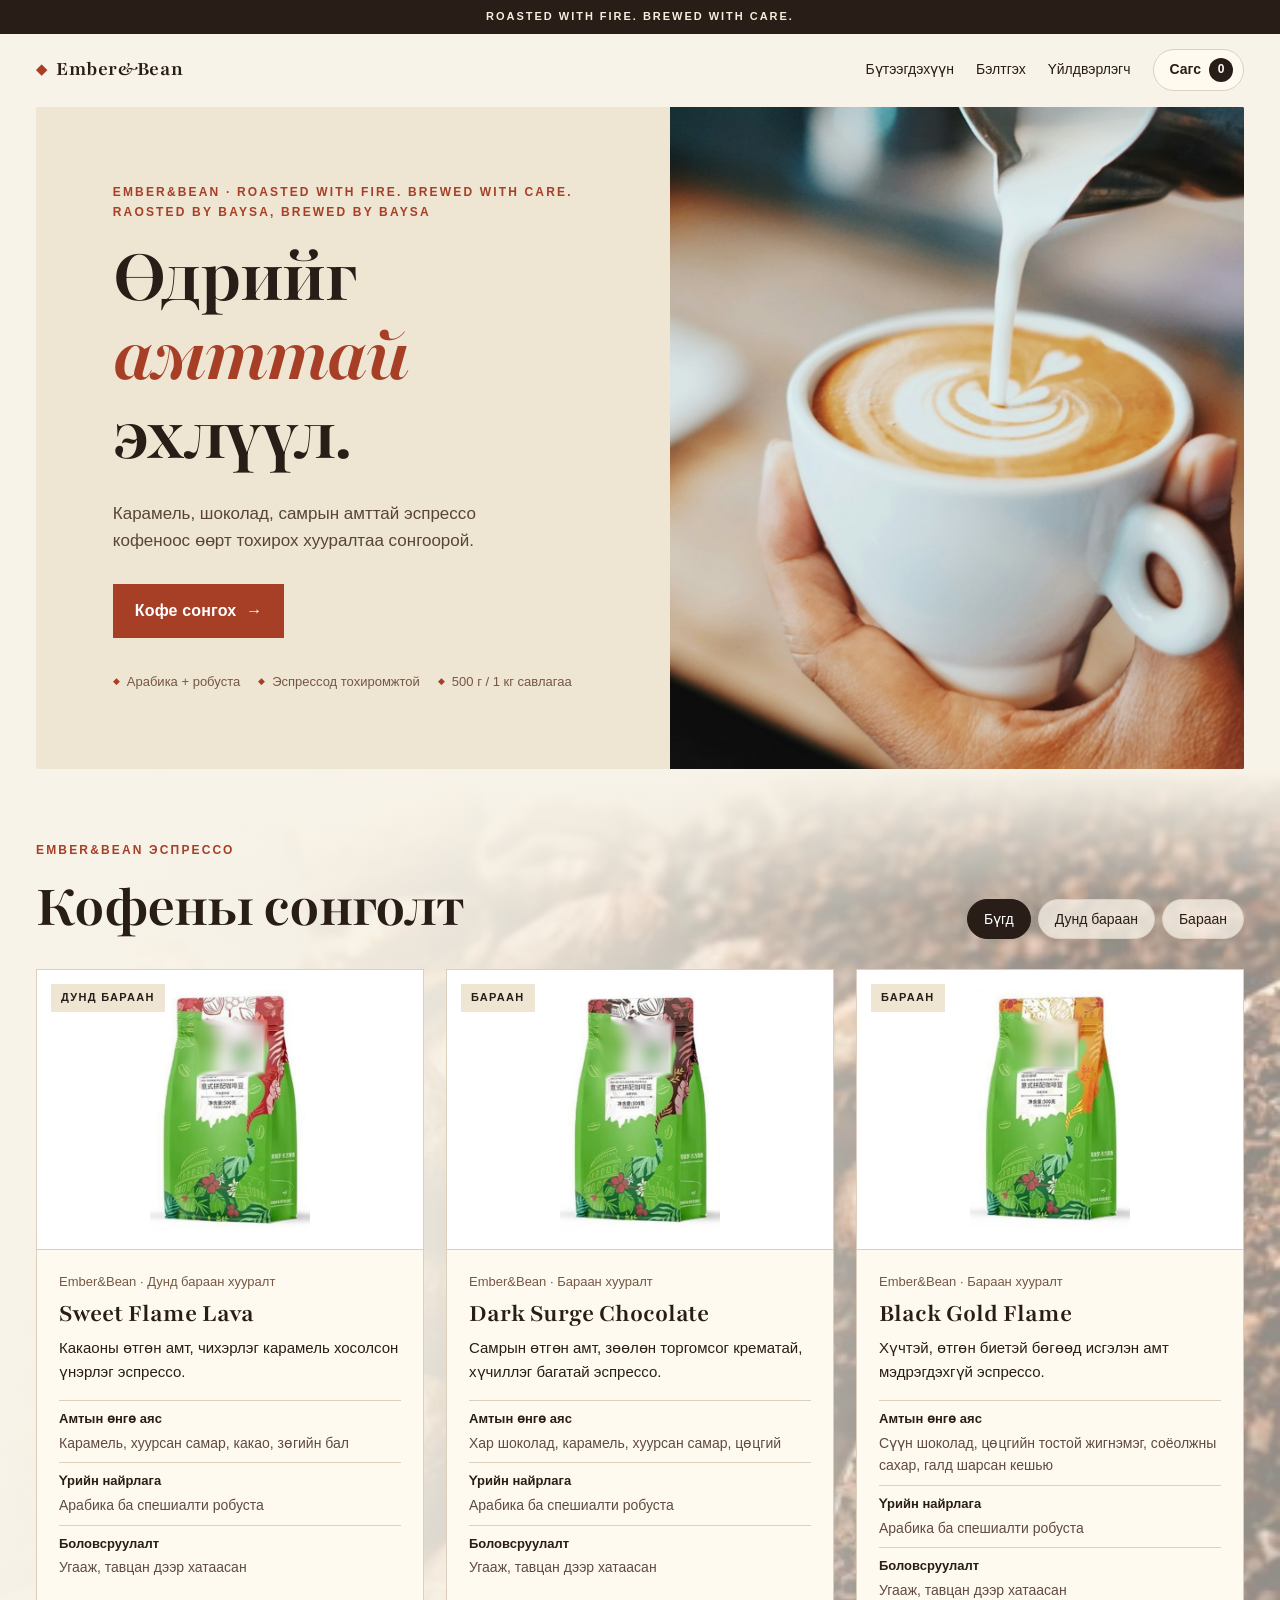
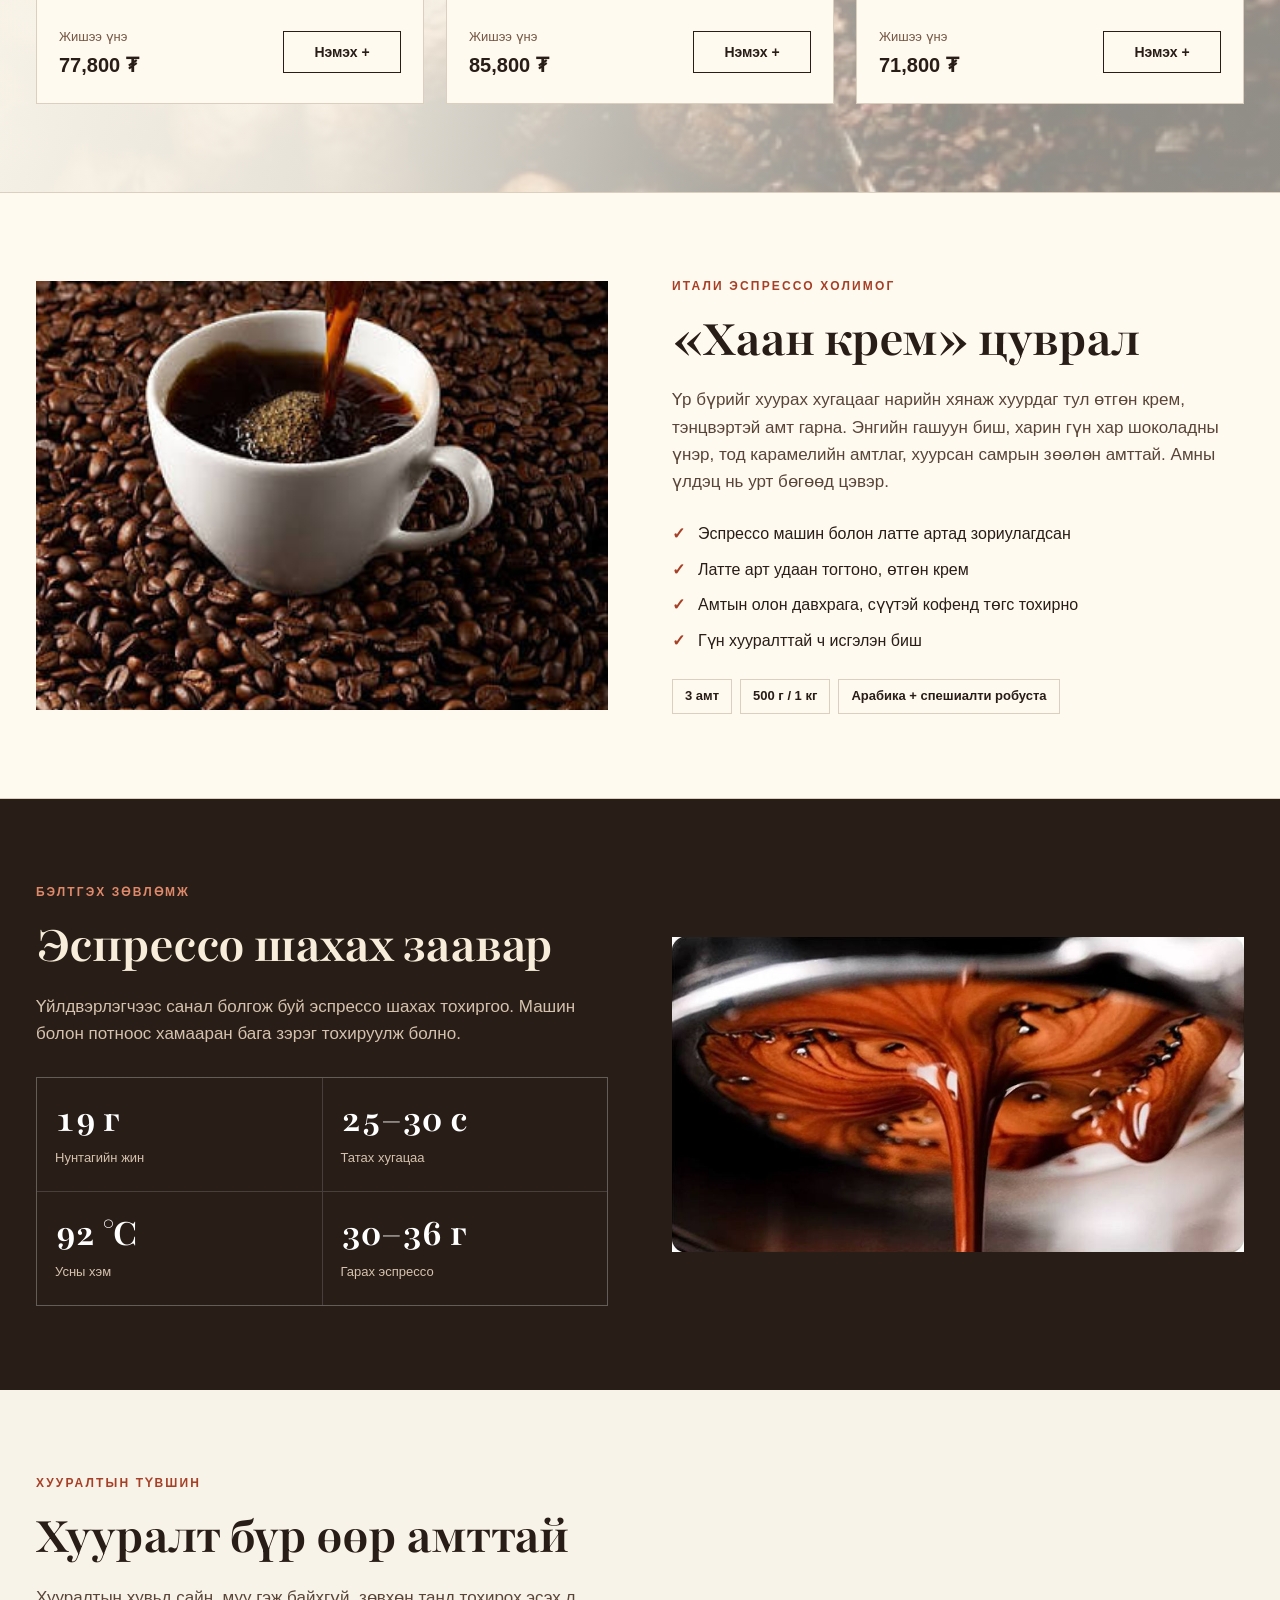
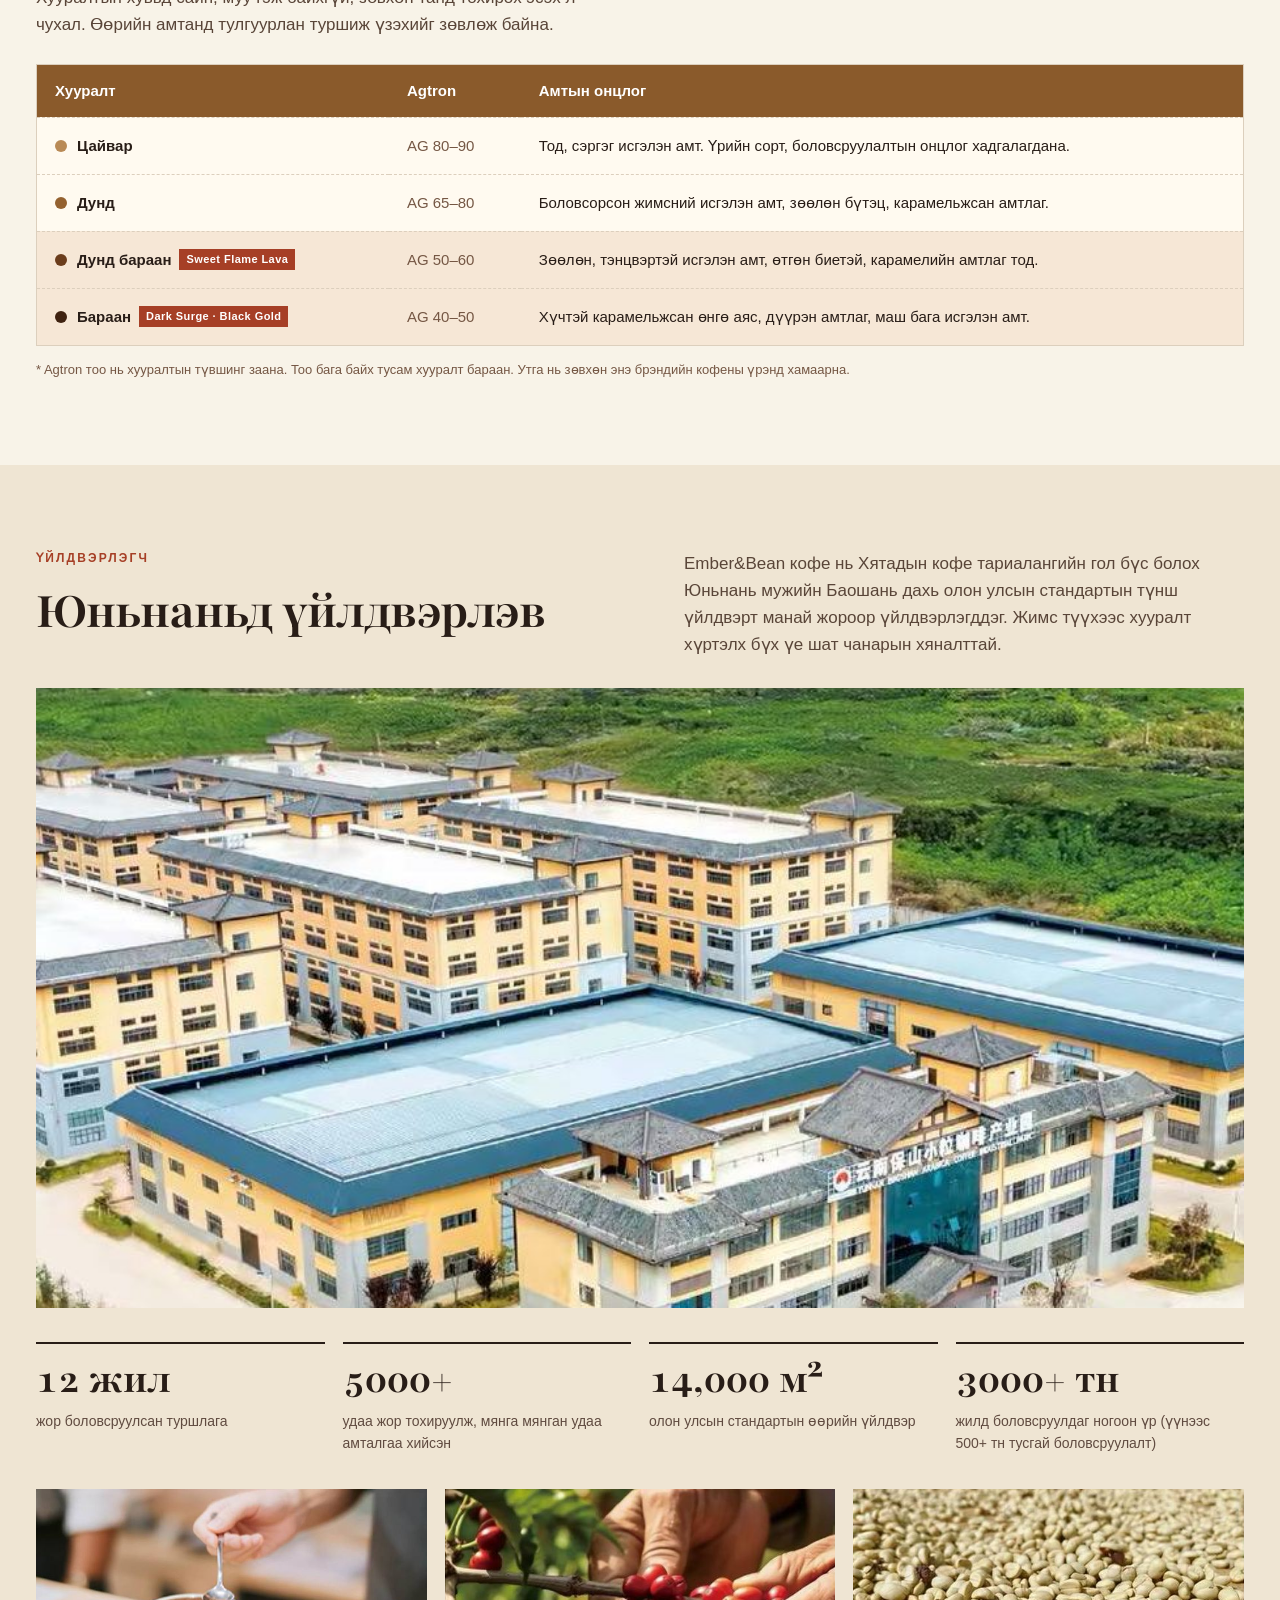
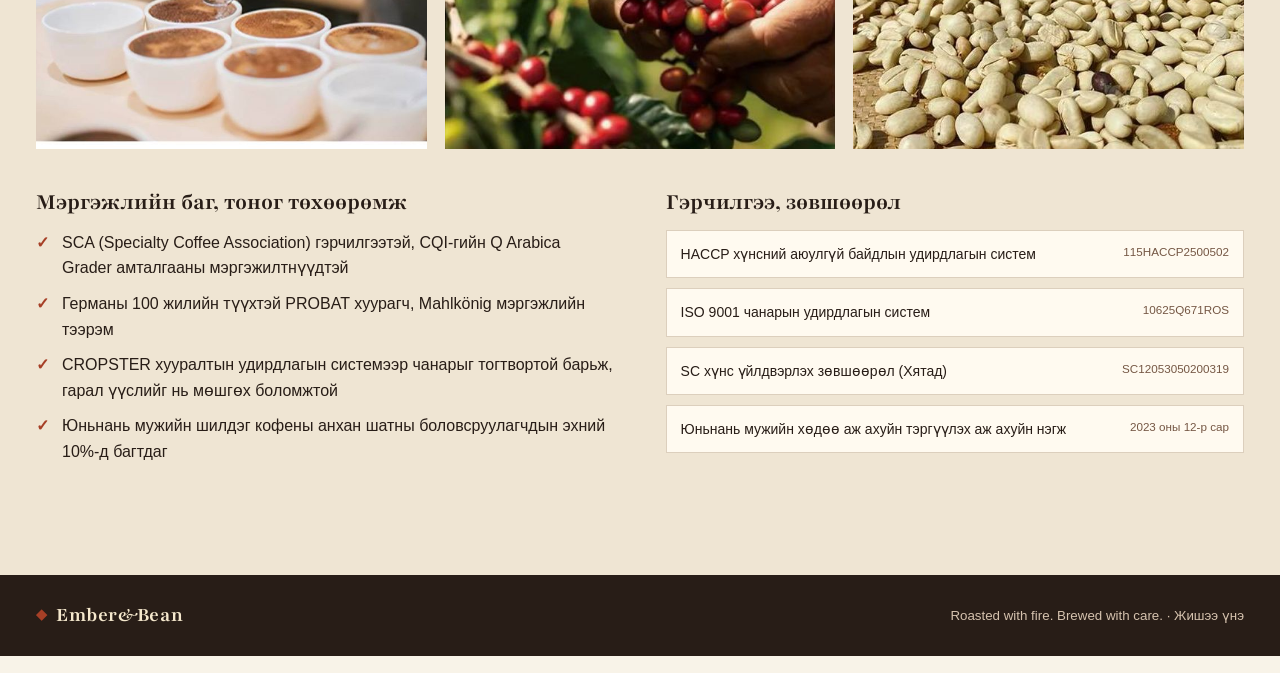
<file: index.html>
<!doctype html>
<html lang="mn">
<head>
<meta charset="utf-8">
<meta name="viewport" content="width=device-width, initial-scale=1">
<title>Ember&amp;Bean — Кофены дэлгүүр</title>
<meta name="description" content="Ember&amp;Bean — Roasted with fire. Brewed with care. Карамель, шоколад, самрын амттай эспрессо кофены үр. Дунд бараан болон бараан хууралт.">
<meta name="theme-color" content="#281d17">
<meta property="og:type" content="website">
<meta property="og:locale" content="mn_MN">
<meta property="og:site_name" content="Ember&amp;Bean">
<meta property="og:title" content="Ember&amp;Bean — Roasted with fire. Brewed with care.">
<meta property="og:description" content="Карамель, шоколад, самрын амттай эспрессо кофеноос өөрт тохирох хууралтаа сонгоорой.">
<meta property="og:image" content="img/hero.jpg">
<meta name="twitter:card" content="summary_large_image">
<link rel="icon" href="data:image/svg+xml,%3Csvg xmlns='http://www.w3.org/2000/svg' viewBox='0 0 32 32'%3E%3Crect width='32' height='32' rx='7' fill='%23281d17'/%3E%3Cpath d='M16 6l8 10-8 10-8-10z' fill='%23c4573a'/%3E%3C/svg%3E">
<link rel="preconnect" href="https://fonts.googleapis.com">
<link rel="preconnect" href="https://fonts.gstatic.com" crossorigin>
<link rel="stylesheet" href="https://fonts.googleapis.com/css2?family=Playfair:wght@600;700&display=swap">
<link rel="preload" as="image" href="img/hero.jpg" fetchpriority="high">
<link rel="stylesheet" href="styles.css">
<script type="application/ld+json">
{"@context":"https://schema.org","@type":"ItemList","name":"Ember&Bean — Кофены сонголт","itemListElement":[
{"@type":"ListItem","position":1,"item":{"@type":"Product","name":"Ember&Bean Sweet Flame Lava","image":"img/sweet-flame-lava.jpg","description":"Какаоны өтгөн амт, чихэрлэг карамель хосолсон үнэрлэг эспрессо.","brand":{"@type":"Brand","name":"Ember&Bean"},"offers":{"@type":"Offer","price":"77800","priceCurrency":"MNT"}}},
{"@type":"ListItem","position":2,"item":{"@type":"Product","name":"Ember&Bean Dark Surge Chocolate","image":"img/dark-surge-chocolate.jpg","description":"Самрын өтгөн амт, зөөлөн торгомсог тай, хүчиллэг багатай эспрессо.","brand":{"@type":"Brand","name":"Ember&Bean"},"offers":{"@type":"Offer","price":"85800","priceCurrency":"MNT"}}},
{"@type":"ListItem","position":3,"item":{"@type":"Product","name":"Ember&Bean Black Gold Flame","image":"img/black-gold-flame.jpg","description":"Хүчтэй, өтгөн биетэй бөгөөд исгэлэн амт мэдрэгдэхгүй эспрессо.","brand":{"@type":"Brand","name":"Ember&Bean"},"offers":{"@type":"Offer","price":"71800","priceCurrency":"MNT"}}}
]}
</script>
</head>
<body>
<div class="top">ROASTED WITH FIRE. BREWED WITH CARE.</div>
<header class="site-head" id="site-head">
  <div class="wrap nav">
    <a class="brand" href="#"><span class="mark" aria-hidden="true">◆</span>Ember&amp;Bean</a>
    <nav class="nav-links" aria-label="Үндсэн цэс">
      <a class="menu" href="#shop">Бүтээгдэхүүн</a>
      <a class="menu" href="#brew">Бэлтгэх</a>
      <a class="menu" href="#maker">Үйлдвэрлэгч</a>
      <button class="cart" id="open-cart" type="button" aria-haspopup="dialog">Сагс <span class="count" id="count">0</span></button>
    </nav>
  </div>
</header>
<main>
<section class="wrap hero" aria-labelledby="hero-title">
  <div class="hero-copy">
    <p class="eyebrow">Ember&amp;Bean · Roasted with fire. Brewed with care. raosted by baysa, brewed by baysa</p>
    <h1 id="hero-title">Өдрийг <em>амттай</em> эхлүүл.</h1>
    <p>Карамель, шоколад, самрын амттай эспрессо кофеноос өөрт тохирох хууралтаа сонгоорой.</p>
    <a class="cta" href="#shop">Кофе сонгох <span aria-hidden="true">→</span></a>
    <ul class="hero-points">
      <li>Арабика + робуста</li>
      <li>Эспрессод тохиромжтой</li>
      <li>500 г / 1 кг савлагаа</li>
    </ul>
  </div>
  <figure class="hero-photo"><img src="img/hero.jpg" width="1600" height="895" alt="Бариста аяганд сүү цутгаж латте арт хийж буй нь" fetchpriority="high" decoding="async"></figure>
</section>
<section class="shop-backdrop" id="shop" aria-labelledby="shop-title">
  <div class="wrap shop">
    <div class="shop-head">
      <div><p class="eyebrow">Ember&amp;Bean ЭСПРЕССО</p><h2 id="shop-title">Кофены сонголт</h2></div>
      <div class="filters" role="group" aria-label="Хууралтаар шүүх">
        <button class="filter" type="button" data-kind="all" aria-pressed="true">Бүгд</button>
        <button class="filter" type="button" data-kind="medium-dark" aria-pressed="false">Дунд бараан</button>
        <button class="filter" type="button" data-kind="dark" aria-pressed="false">Бараан</button>
      </div>
    </div>
    <div class="grid" id="products"></div>
  </div>
</section>

<section class="section series" id="series" aria-labelledby="series-title">
  <div class="wrap split">
    <figure class="photo"><img src="coffee-pour.jpg" width="366" height="546" alt="Кофены үрэн дээр тавьсан цагаан аяганд кофе хийж буй нь" loading="lazy" decoding="async"></figure>
    <div>
      <p class="eyebrow">Итали эспрессо холимог</p>
      <h2 id="series-title">«Хаан крем» цуврал</h2>
      <p class="lead">Үр бүрийг хуурах хугацааг нарийн хянаж хуурдаг тул өтгөн крем, тэнцвэртэй амт гарна. Энгийн гашуун биш, харин гүн хар шоколадны үнэр, тод карамелийн амтлаг, хуурсан самрын зөөлөн амттай. Амны үлдэц нь урт бөгөөд цэвэр.</p>
      <ul class="ticks">
        <li>Эспрессо машин болон латте артад зориулагдсан</li>
        <li>Латте арт удаан тогтоно, өтгөн крем</li>
        <li>Амтын олон давхрага, сүүтэй кофенд төгс тохирно</li>
        <li>Гүн хууралттай ч исгэлэн биш</li>
      </ul>
      <div class="chips"><span class="chip">3 амт</span><span class="chip">500 г / 1 кг</span><span class="chip">Арабика + спешиалти робуста</span></div>
    </div>
  </div>
</section>

<section class="section brew" id="brew" aria-labelledby="brew-title">
  <div class="wrap split">
    <div>
      <p class="eyebrow">Бэлтгэх зөвлөмж</p>
      <h2 id="brew-title">Эспрессо шахах заавар</h2>
      <p class="lead">Үйлдвэрлэгчээс санал болгож буй эспрессо шахах тохиргоо. Машин болон потноос хамааран бага зэрэг тохируулж болно.</p>
      <div class="stats">
        <div class="stat"><b>19 г</b><span>Нунтагийн жин</span></div>
        <div class="stat"><b>25–30 с</b><span>Татах хугацаа</span></div>
        <div class="stat"><b>92 °C</b><span>Усны хэм</span></div>
        <div class="stat"><b>30–36 г</b><span>Гарах эспрессо</span></div>
      </div>
    </div>
    <figure class="photo"><img src="img/espresso.jpg" width="1000" height="550" alt="Портафильтрээс өтгөн кремтэй эспрессо урсаж буй нь" loading="lazy" decoding="async"></figure>
  </div>
</section>

<section class="section" id="roast" aria-labelledby="roast-title">
  <div class="wrap">
    <p class="eyebrow">Хууралтын түвшин</p>
    <h2 id="roast-title">Хууралт бүр өөр амттай</h2>
    <p class="lead">Хууралтын хувьд сайн, муу гэж байхгүй, зөвхөн танд тохирох эсэх л чухал. Өөрийн амтанд тулгуурлан туршиж үзэхийг зөвлөж байна.</p>
    <table class="roast-table">
      <thead><tr><th scope="col">Хууралт</th><th scope="col">Agtron</th><th scope="col">Амтын онцлог</th></tr></thead>
      <tbody>
        <tr><td><span class="swatch" style="background:#b98a55"></span>Цайвар</td><td>AG 80–90</td><td>Тод, сэргэг исгэлэн амт. Үрийн сорт, боловсруулалтын онцлог хадгалагдана.</td></tr>
        <tr><td><span class="swatch" style="background:#94612f"></span>Дунд</td><td>AG 65–80</td><td>Боловсорсон жимсний исгэлэн амт, зөөлөн бүтэц, карамельжсан амтлаг.</td></tr>
        <tr class="ours"><td><span class="swatch" style="background:#6b3d1c"></span>Дунд бараан<span class="tag">Sweet Flame Lava</span></td><td>AG 50–60</td><td>Зөөлөн, тэнцвэртэй исгэлэн амт, өтгөн биетэй, карамелийн амтлаг тод.</td></tr>
        <tr class="ours"><td><span class="swatch" style="background:#3f2210"></span>Бараан<span class="tag">Dark Surge · Black Gold</span></td><td>AG 40–50</td><td>Хүчтэй карамельжсан өнгө аяс, дүүрэн амтлаг, маш бага исгэлэн амт.</td></tr>
      </tbody>
    </table>
    <p class="note">* Agtron тоо нь хууралтын түвшинг заана. Тоо бага байх тусам хууралт бараан. Утга нь зөвхөн энэ брэндийн кофены үрэнд хамаарна.</p>
  </div>
</section>

<section class="section maker" id="maker" aria-labelledby="maker-title">
  <div class="wrap">
    <div class="maker-head">
      <div>
        <p class="eyebrow">Үйлдвэрлэгч</p>
        <h2 id="maker-title">Юньнаньд үйлдвэрлэв</h2>
      </div>
      <p class="lead">Ember&amp;Bean кофе нь Хятадын кофе тариалангийн гол бүс болох Юньнань мужийн Баошань дахь олон улсын стандартын түнш үйлдвэрт манай жороор үйлдвэрлэгддэг. Жимс түүхээс хууралт хүртэлх бүх үе шат чанарын хяналттай.</p>
    </div>
    <figure class="photo wide"><img src="img/factory.jpg" width="923" height="630" alt="Юньнань мужийн Баошань дахь кофены үйлдвэрийн цогцолбор, агаараас" loading="lazy" decoding="async"></figure>
    <div class="figures">
      <div class="figure"><b>12 жил</b><span>жор боловсруулсан туршлага</span></div>
      <div class="figure"><b>5000+</b><span>удаа жор тохируулж, мянга мянган удаа амталгаа хийсэн</span></div>
      <div class="figure"><b>14,000 м²</b><span>олон улсын стандартын өөрийн үйлдвэр</span></div>
      <div class="figure"><b>3000+ тн</b><span>жилд боловсруулдаг ногоон үр (үүнээс 500+ тн тусгай боловсруулалт)</span></div>
    </div>
    <div class="trio">
      <figure class="photo"><img src="img/cupping.jpg" width="900" height="463" alt="Кофены мэргэжилтэн амталгаа (cupping) хийж буй нь" loading="lazy" decoding="async"></figure>
      <figure class="photo"><img src="img/cherries.jpg" width="526" height="362" alt="Гараар түүсэн улаан кофены жимс" loading="lazy" decoding="async"></figure>
      <figure class="photo"><img src="img/green-beans.jpg" width="526" height="362" alt="Хатааж буй ногоон кофены үр" loading="lazy" decoding="async"></figure>
    </div>
    <div class="cols">
      <div>
        <h3>Мэргэжлийн баг, тоног төхөөрөмж</h3>
        <ul class="ticks">
          <li>SCA (Specialty Coffee Association) гэрчилгээтэй, CQI-гийн Q Arabica Grader амталгааны мэргэжилтнүүдтэй</li>
          <li>Германы 100 жилийн түүхтэй PROBAT хуурагч, Mahlkönig мэргэжлийн тээрэм</li>
          <li>CROPSTER хууралтын удирдлагын системээр чанарыг тогтвортой барьж, гарал үүслийг нь мөшгөх боломжтой</li>
          <li>Юньнань мужийн шилдэг кофены анхан шатны боловсруулагчдын эхний 10%-д багтдаг</li>
        </ul>
      </div>
      <div>
        <h3>Гэрчилгээ, зөвшөөрөл</h3>
        <ul class="certs">
          <li><span>HACCP хүнсний аюулгүй байдлын удирдлагын систем</span><small>115HACCP2500502</small></li>
          <li><span>ISO 9001 чанарын удирдлагын систем</span><small>10625Q671ROS</small></li>
          <li><span>SC хүнс үйлдвэрлэх зөвшөөрөл (Хятад)</span><small>SC12053050200319</small></li>
          <li><span>Юньнань мужийн хөдөө аж ахуйн тэргүүлэх аж ахуйн нэгж</span><small>2023 оны 12-р сар</small></li>
        </ul>
      </div>
    </div>
  </div>
</section>
</main>
<footer><div class="wrap"><a class="brand" href="#"><span class="mark" aria-hidden="true">◆</span>Ember&amp;Bean</a><small>Roasted with fire. Brewed with care. · Жишээ үнэ</small></div></footer>

<dialog id="basket" aria-labelledby="basket-title">
  <div class="dialog-head"><h2 id="basket-title">Таны сагс</h2><form method="dialog"><button class="icon" aria-label="Сагс хаах">×</button></form></div>
  <div id="basket-items"></div>
  <div class="sum"><strong>Нийт</strong><strong id="total">0 ₮</strong></div>
  <a class="cta checkout" id="checkout" href="order.html" hidden>Захиалах <span aria-hidden="true">→</span></a>
  <p class="demo">Хүргэлтийн нөхцөл, төлбөрийн хэлбэрийг дараагийн алхамд сонгоно.</p>
</dialog>
<div class="toast" id="toast" aria-hidden="true"></div>
<p id="status" class="sr" role="status"></p>

<script src="shop.js"></script>
<script>
const {coffees, money, photo, saveCart} = window.EB;
const reduceMotion = matchMedia('(prefers-reduced-motion: reduce)').matches;
const get = id => document.getElementById(id);
const quantities = window.EB.loadCart();

/* Fade cards in as they scroll into view */
const revealer = 'IntersectionObserver' in window && !reduceMotion
  ? new IntersectionObserver(entries => entries.forEach(entry => {
      if (entry.isIntersecting) { entry.target.classList.add('in'); revealer.unobserve(entry.target); }
    }), {rootMargin: '0px 0px -8% 0px'})
  : null;

function renderProducts(kind) {
  const list = coffees.filter(coffee => kind === 'all' || coffee.kind === kind);
  get('products').innerHTML = list.map((coffee, index) => `<article class="card${revealer ? ' reveal' : ''}" style="transition-delay:${index * 90}ms">
      <div class="product-art">
        <span class="badge">${coffee.kind === 'dark' ? 'Бараан' : 'Дунд бараан'}</span>
        <img src="${photo(coffee)}" width="360" height="540" alt="${coffee.name} кофены савлагаа" loading="lazy" decoding="async">
      </div>
      <div class="card-body">
        <span class="meta">Ember&amp;Bean · ${coffee.roast}</span>
        <h3>${coffee.name}</h3>
        <p class="card-description">${coffee.description}</p>
        <dl class="coffee-details">
          <div><dt>Амтын өнгө аяс</dt><dd>${coffee.notes}</dd></div>
          <div><dt>Үрийн найрлага</dt><dd>Арабика ба спешиалти робуста</dd></div>
          <div><dt>Боловсруулалт</dt><dd>Угааж, тавцан дээр хатаасан</dd></div>
        </dl>
        <div class="buy">
          <div><span class="meta">Жишээ үнэ</span><br><span class="price">${money(coffee.price)}</span></div>
          <button class="add" type="button" data-add="${coffee.id}" aria-label="${coffee.name} кофег сагсанд нэмэх">Нэмэх +</button>
        </div>
      </div>
    </article>`).join('');
  if (revealer) get('products').querySelectorAll('.reveal').forEach(card => revealer.observe(card));
}

function renderCart() {
  let total = 0;
  let count = 0;
  const rows = [];
  for (const coffee of coffees) {
    const quantity = quantities.get(coffee.id) || 0;
    if (!quantity) continue;
    count += quantity;
    total += quantity * coffee.price;
    rows.push(`<div class="row">
      <div class="row-main"><img src="${photo(coffee)}" width="48" height="72" alt=""><div><strong>${coffee.name}</strong><br><small>${money(coffee.price)} × ${quantity}</small><div>${money(coffee.price * quantity)}</div></div></div>
      <div class="stepper"><button class="icon" type="button" data-id="${coffee.id}" data-change="-1" aria-label="${coffee.name} тоо бууруулах">−</button><span>${quantity}</span><button class="icon" type="button" data-id="${coffee.id}" data-change="1" aria-label="${coffee.name} тоо нэмэх">+</button></div>
    </div>`);
  }
  get('basket-items').innerHTML = rows.join('') ||
    '<div class="empty"><p>Сагс хоосон байна.</p><a class="cta" href="#shop" data-close>Кофе сонгох <span aria-hidden="true">→</span></a></div>';
  get('count').textContent = count;
  get('total').textContent = money(total);
  get('checkout').hidden = !count;
}

function bumpCount() {
  const badge = get('count');
  badge.classList.remove('bump');
  void badge.offsetWidth; // restart the animation
  badge.classList.add('bump');
}

let toastTimer;
function toast(message) {
  const el = get('toast');
  el.textContent = message;
  el.classList.add('show');
  clearTimeout(toastTimer);
  toastTimer = setTimeout(() => el.classList.remove('show'), 2200);
}

function change(id, delta) {
  const quantity = Math.min(99, (quantities.get(id) || 0) + delta);
  if (quantity > 0) quantities.set(id, quantity);
  else quantities.delete(id);
  saveCart(quantities);
  renderCart();
  if (delta > 0) bumpCount();
  get('status').textContent = coffees.find(coffee => coffee.id === id).name + ' · сагсанд ' + Math.max(0, quantity) + ' ширхэг';
  return Math.max(0, quantity);
}

document.querySelector('.filters').addEventListener('click', event => {
  const button = event.target.closest('[data-kind]');
  if (!button) return;
  document.querySelectorAll('[data-kind]').forEach(filter => filter.setAttribute('aria-pressed', filter === button));
  renderProducts(button.dataset.kind);
});

get('products').addEventListener('click', event => {
  const button = event.target.closest('[data-add]');
  if (!button) return;
  const coffee = coffees.find(c => c.id === button.dataset.add);
  const quantity = change(coffee.id, 1);
  toast(`${coffee.name} сагсанд нэмэгдлээ · ${quantity} ширхэг`);
  button.classList.add('added');
  button.textContent = 'Нэмэгдлээ ✓';
  clearTimeout(button._reset);
  button._reset = setTimeout(() => { button.classList.remove('added'); button.textContent = 'Нэмэх +'; }, 1400);
});

get('basket-items').addEventListener('click', event => {
  if (event.target.closest('[data-close]')) { get('basket').close(); return; }
  const button = event.target.closest('[data-change]');
  if (!button) return;
  const {id, change: delta} = button.dataset;
  change(id, Number(delta));
  const replacement = get('basket-items').querySelector('[data-id="' + id + '"][data-change="' + delta + '"]');
  (replacement || get('basket').querySelector('form button')).focus();
});

const basket = get('basket');
get('open-cart').addEventListener('click', () => basket.showModal());
// Close the drawer when clicking the dimmed backdrop
basket.addEventListener('click', event => { if (event.target === basket) basket.close(); });

// Header shadow once the page scrolls
const head = get('site-head');
const onScroll = () => head.classList.toggle('scrolled', scrollY > 40);
addEventListener('scroll', onScroll, {passive: true});
onScroll();

renderProducts('all');
renderCart();
</script>
</body>
</html>
</file>
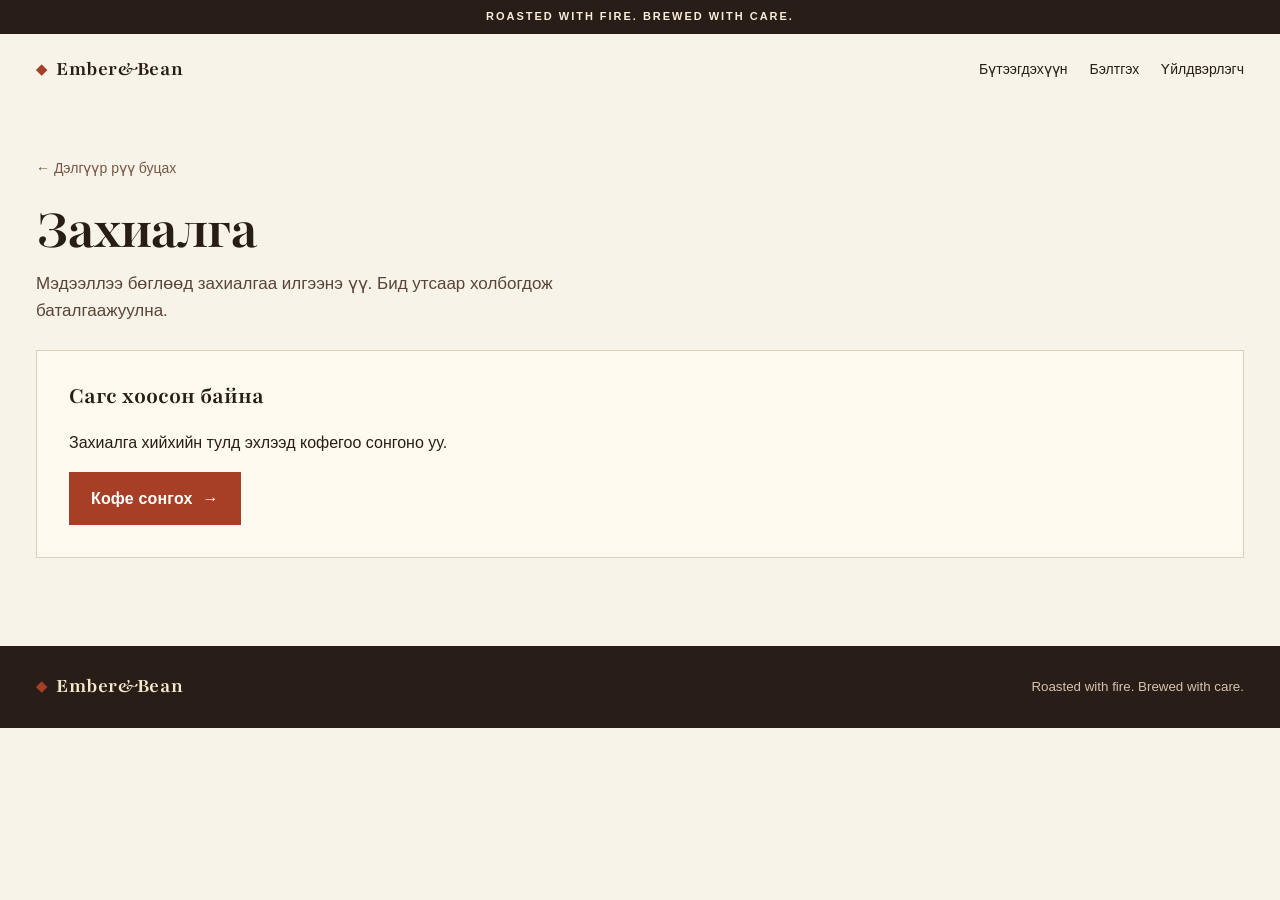
<file: order.html>
<!doctype html>
<html lang="mn">
<head>
<meta charset="utf-8">
<meta name="viewport" content="width=device-width, initial-scale=1">
<title>Захиалга — Ember&amp;Bean</title>
<meta name="description" content="Ember&amp;Bean кофены захиалга: хүргэлт, төлбөрийн хэлбэрээ сонгоорой.">
<meta name="robots" content="noindex">
<meta name="theme-color" content="#281d17">
<link rel="icon" href="data:image/svg+xml,%3Csvg xmlns='http://www.w3.org/2000/svg' viewBox='0 0 32 32'%3E%3Crect width='32' height='32' rx='7' fill='%23281d17'/%3E%3Cpath d='M16 6l8 10-8 10-8-10z' fill='%23c4573a'/%3E%3C/svg%3E">
<link rel="preconnect" href="https://fonts.googleapis.com">
<link rel="preconnect" href="https://fonts.gstatic.com" crossorigin>
<link rel="stylesheet" href="https://fonts.googleapis.com/css2?family=Playfair:wght@600;700&display=swap">
<link rel="stylesheet" href="styles.css">
</head>
<body>
<div class="top">ROASTED WITH FIRE. BREWED WITH CARE.</div>
<header class="site-head" id="site-head">
  <div class="wrap nav">
    <a class="brand" href="index.html"><span class="mark" aria-hidden="true">◆</span>Ember&amp;Bean</a>
    <nav class="nav-links" aria-label="Үндсэн цэс">
      <a class="menu" href="index.html#shop">Бүтээгдэхүүн</a>
      <a class="menu" href="index.html#brew">Бэлтгэх</a>
      <a class="menu" href="index.html#maker">Үйлдвэрлэгч</a>
    </nav>
  </div>
</header>

<main class="wrap order-page" id="main">
  <a class="back" href="index.html#shop">← Дэлгүүр рүү буцах</a>
  <h1 id="page-title">Захиалга</h1>
  <p class="lead" id="page-lead">Мэдээллээ бөглөөд захиалгаа илгээнэ үү. Бид утсаар холбогдож баталгаажуулна.</p>

  <!-- Shown when the cart is empty -->
  <section class="panel" id="empty" hidden>
    <h2>Сагс хоосон байна</h2>
    <p>Захиалга хийхийн тулд эхлээд кофегоо сонгоно уу.</p>
    <a class="cta" href="index.html#shop">Кофе сонгох <span aria-hidden="true">→</span></a>
  </section>

  <!-- Checkout form -->
  <form class="order-grid" id="order-form" novalidate hidden>
    <div>
      <fieldset class="panel">
        <legend>Холбоо барих</legend>
        <div class="field">
          <label for="name">Нэр <span class="req">*</span></label>
          <input type="text" id="name" name="name" autocomplete="name" required maxlength="80">
        </div>
        <div class="two">
          <div class="field">
            <label for="phone">Утас <span class="req">*</span></label>
            <input type="tel" id="phone" name="phone" autocomplete="tel" inputmode="numeric" required maxlength="12" placeholder="9911 2233">
            <small>8 оронтой дугаар</small>
          </div>
          <div class="field">
            <label for="phone2">Нэмэлт утас</label>
            <input type="tel" id="phone2" name="phone2" inputmode="numeric" maxlength="12">
          </div>
        </div>
      </fieldset>

      <fieldset class="panel">
        <legend>Хүлээн авах</legend>
        <div class="choices" style="margin-bottom:18px">
          <label class="choice"><input type="radio" name="delivery" value="delivery" checked><div><b>Хүргэлтээр</b><span>Улаанбаатар хот дотор. Хүргэлтийн үнэ, цагийг утсаар тохирно.</span></div></label>
          <label class="choice"><input type="radio" name="delivery" value="pickup"><div><b>Очиж авах</b><span>Авах байршил, цагийг утсаар мэдэгдэнэ.</span></div></label>
        </div>
        <div id="address-fields">
          <div class="two">
            <div class="field">
              <label for="district">Дүүрэг <span class="req">*</span></label>
              <select id="district" name="district" required>
                <option value="">Сонгох</option>
                <option>Баянгол</option><option>Баянзүрх</option><option>Сонгинохайрхан</option><option>Сүхбаатар</option>
                <option>Хан-Уул</option><option>Чингэлтэй</option><option>Налайх</option><option>Багануур</option><option>Багахангай</option>
              </select>
            </div>
            <div class="field">
              <label for="khoroo">Хороо</label>
              <input type="text" id="khoroo" name="khoroo" maxlength="20" placeholder="Жишээ: 3-р хороо">
            </div>
          </div>
          <div class="field">
            <label for="address">Дэлгэрэнгүй хаяг <span class="req">*</span></label>
            <textarea id="address" name="address" maxlength="300" required placeholder="Байр, орц, давхар, тоот, орцны код"></textarea>
          </div>
        </div>
        <div class="field" style="margin-bottom:0">
          <label for="note">Нэмэлт тайлбар</label>
          <textarea id="note" name="note" maxlength="300" placeholder="Хүргэлтийн тохиромжтой цаг гэх мэт"></textarea>
        </div>
      </fieldset>

      <fieldset class="panel">
        <legend>Төлбөр</legend>
        <div class="choices">
          <label class="choice"><input type="radio" name="payment" value="transfer" checked><div><b>Дансаар шилжүүлэх</b><span>Захиалгын дараа дансны мэдээлэл, гүйлгээний утгыг харуулна.</span></div></label>
          <label class="choice"><input type="radio" name="payment" value="cash"><div><b id="cash-title">Хүргэлтээр бэлнээр</b><span id="cash-text">Хүргэлтийн ажилтанд бэлнээр эсвэл картаар төлнө.</span></div></label>
          <label class="choice disabled"><input type="radio" name="payment" value="qpay" disabled><div><b>QPay <span class="soon">Удахгүй</span></b><span>QPay-ээр төлөх боломж удахгүй нээгдэнэ.</span></div></label>
        </div>
      </fieldset>
      <div class="hp" aria-hidden="true"><label>Website <input type="text" name="website" tabindex="-1" autocomplete="off"></label></div>
    </div>

    <aside class="sticky">
      <section class="panel">
        <h2>Таны захиалга</h2>
        <div id="summary"></div>
        <div class="totals">
          <div><span>Бараа</span><span id="subtotal">0 ₮</span></div>
          <div><span>Хүргэлт</span><span id="delivery-fee">Утсаар тохирно</span></div>
          <div class="grand"><span>Нийт</span><span id="grand">0 ₮</span></div>
        </div>
      </section>
      <section class="panel">
        <p class="notice" id="offline-notice" hidden>Онлайн захиалга удахгүй нээгдэнэ. <span id="offline-phone"></span></p>
        <p class="error" id="form-error" role="alert" hidden></p>
        <button class="cta submit" type="submit" id="submit">Захиалга илгээх</button>
        <p class="fine">Захиалга илгээснээр таны нэр, утас, хаягийг зөвхөн энэ захиалгыг хүргэхэд ашиглана.</p>
      </section>
    </aside>
  </form>

  <!-- Confirmation -->
  <section class="done" id="done" hidden tabindex="-1">
    <div class="check" aria-hidden="true">✓</div>
    <h2 style="font:700 clamp(30px,4vw,44px)/1.1 var(--serif);margin:0 0 8px">Захиалга хүлээн авлаа</h2>
    <p>Баярлалаа, <span id="done-name"></span>. Бид удахгүй <b id="done-phone"></b> дугаарт залгаж баталгаажуулна.</p>
    <div>Захиалгын дугаар</div>
    <div class="order-no" id="done-no"></div>
    <div class="panel bank" id="done-bank" hidden>
      <h2>Дансны мэдээлэл</h2>
      <dl>
        <dt>Банк</dt><dd id="bank-name"></dd>
        <dt>Данс</dt><dd id="bank-account"></dd>
        <dt>Хүлээн авагч</dt><dd id="bank-holder"></dd>
        <dt>Дүн</dt><dd id="bank-amount"></dd>
        <dt>Гүйлгээний утга</dt><dd id="bank-ref"></dd>
      </dl>
    </div>
    <p id="done-pay"></p>
    <a class="cta" href="index.html">Нүүр хуудас руу буцах</a>
  </section>
</main>

<footer><div class="wrap"><a class="brand" href="index.html"><span class="mark" aria-hidden="true">◆</span>Ember&amp;Bean</a><small>Roasted with fire. Brewed with care.</small></div></footer>

<script src="shop.js"></script>
<script>
const {CONFIG, money, photo, loadCart, saveCart, cartLines} = window.EB;
const get = id => document.getElementById(id);
const form = get('order-form');
const quantities = loadCart();

function renderSummary() {
  const {lines, total} = cartLines(quantities);
  if (!lines.length) {
    form.hidden = true;
    get('empty').hidden = false;
    return;
  }
  get('summary').innerHTML = lines.map(({coffee, quantity, subtotal}) => `<div class="summary-line">
      <img src="${photo(coffee)}" width="44" height="66" alt="">
      <div><strong>${coffee.name}</strong><br><small>${money(coffee.price)} × ${quantity}</small><div>${money(subtotal)}</div></div>
      <div class="stepper"><button class="icon" type="button" data-id="${coffee.id}" data-change="-1" aria-label="${coffee.name} тоо бууруулах">−</button><span>${quantity}</span><button class="icon" type="button" data-id="${coffee.id}" data-change="1" aria-label="${coffee.name} тоо нэмэх">+</button></div>
    </div>`).join('');
  get('subtotal').textContent = money(total);
  get('grand').textContent = money(total);
}

get('summary').addEventListener('click', event => {
  const button = event.target.closest('[data-change]');
  if (!button) return;
  const {id, change} = button.dataset;
  const quantity = Math.min(99, (quantities.get(id) || 0) + Number(change));
  if (quantity > 0) quantities.set(id, quantity); else quantities.delete(id);
  saveCart(quantities);
  renderSummary();
  const replacement = get('summary').querySelector(`[data-id="${id}"][data-change="${change}"]`);
  if (replacement) replacement.focus();
});

/* Delivery vs pickup toggles the address block and the cash wording */
function syncDelivery() {
  const pickup = form.delivery.value === 'pickup';
  get('address-fields').hidden = pickup;
  get('district').required = !pickup;
  get('address').required = !pickup;
  get('delivery-fee').textContent = pickup ? '0 ₮' : 'Утсаар тохирно';
  get('cash-title').textContent = pickup ? 'Авахдаа бэлнээр' : 'Хүргэлтээр бэлнээр';
  get('cash-text').textContent = pickup ? 'Захиалгаа авахдаа бэлнээр эсвэл картаар төлнө.' : 'Хүргэлтийн ажилтанд бэлнээр эсвэл картаар төлнө.';
}
form.addEventListener('change', event => { if (event.target.name === 'delivery') syncDelivery(); });

/* Validation */
const digits = value => value.replace(/\D/g, '');
function fieldError(input, message) {
  input.setAttribute('aria-invalid', message ? 'true' : 'false');
  let note = input.parentElement.querySelector('.error');
  if (message) {
    if (!note) { note = document.createElement('span'); note.className = 'error'; note.id = input.id + '-error'; input.parentElement.append(note); }
    note.textContent = message;
    input.setAttribute('aria-describedby', note.id);
  } else if (note) {
    note.remove();
    input.removeAttribute('aria-describedby');
  }
  return !message;
}
function validate() {
  const checks = [
    fieldError(get('name'), get('name').value.trim().length < 2 ? 'Нэрээ оруулна уу.' : ''),
    fieldError(get('phone'), digits(get('phone').value).length !== 8 ? '8 оронтой утасны дугаар оруулна уу.' : ''),
    fieldError(get('phone2'), get('phone2').value && digits(get('phone2').value).length !== 8 ? '8 оронтой дугаар оруулна уу.' : '')
  ];
  if (form.delivery.value === 'delivery') {
    checks.push(fieldError(get('district'), get('district').value ? '' : 'Дүүргээ сонгоно уу.'));
    checks.push(fieldError(get('address'), get('address').value.trim().length < 5 ? 'Хаягаа дэлгэрэнгүй бичнэ үү.' : ''));
  } else {
    fieldError(get('district'), ''); fieldError(get('address'), '');
  }
  const firstBad = form.querySelector('[aria-invalid=true]');
  if (firstBad) firstBad.focus();
  return checks.every(Boolean);
}
form.addEventListener('input', event => { if (event.target.getAttribute('aria-invalid') === 'true') fieldError(event.target, ''); });

function makeOrderNumber() {
  const d = new Date();
  const ymd = String(d.getFullYear()).slice(2) + String(d.getMonth() + 1).padStart(2, '0') + String(d.getDate()).padStart(2, '0');
  const rand = Math.random().toString(36).slice(2, 6).toUpperCase().padEnd(4, '0');
  return `EB${ymd}-${rand}`;
}

const PAYMENT_LABEL = {transfer: 'Дансаар шилжүүлэх', cash: 'Бэлнээр / картаар', qpay: 'QPay'};

form.addEventListener('submit', async event => {
  event.preventDefault();
  const error = get('form-error');
  error.hidden = true;
  if (!CONFIG.ORDER_ENDPOINT) return;
  if (form.website.value) return; // bot filled the hidden field
  if (!validate()) return;

  const {lines, total} = cartLines(quantities);
  if (!lines.length) return renderSummary();
  const pickup = form.delivery.value === 'pickup';
  const order = {
    orderId: makeOrderNumber(),
    name: get('name').value.trim(),
    phone: digits(get('phone').value),
    phone2: digits(get('phone2').value),
    delivery: pickup ? 'Очиж авах' : 'Хүргэлт',
    district: pickup ? '' : get('district').value,
    khoroo: pickup ? '' : get('khoroo').value.trim(),
    address: pickup ? '' : get('address').value.trim(),
    note: get('note').value.trim(),
    payment: PAYMENT_LABEL[form.payment.value],
    items: lines.map(({coffee, quantity}) => ({id: coffee.id, name: coffee.name, quantity})),
    total
  };

  const button = get('submit');
  button.disabled = true;
  button.textContent = 'Илгээж байна…';
  try {
    // text/plain keeps this a "simple" request, so Apps Script needs no CORS preflight
    const response = await fetch(CONFIG.ORDER_ENDPOINT, {method: 'POST', body: JSON.stringify(order)});
    const result = await response.json();
    if (!result.ok) throw new Error(result.error || 'failed');
    showDone(order, result.total ?? total, form.payment.value);
  } catch (err) {
    error.textContent = 'Захиалга илгээхэд алдаа гарлаа. Интернэт холболтоо шалгаад дахин оролдоно уу.' + (CONFIG.PHONE ? ` Эсвэл ${CONFIG.PHONE} дугаарт залгана уу.` : '');
    error.hidden = false;
    button.disabled = false;
    button.textContent = 'Захиалга илгээх';
  }
});

function showDone(order, total, payment) {
  quantities.clear();
  saveCart(quantities);
  form.hidden = true;
  get('page-title').hidden = true;
  get('page-lead').hidden = true;
  get('done-name').textContent = order.name;
  get('done-phone').textContent = order.phone;
  get('done-no').textContent = order.orderId;
  const {bank, account, holder} = CONFIG.BANK;
  if (payment === 'transfer' && account) {
    get('bank-name').textContent = bank;
    get('bank-account').textContent = account;
    get('bank-holder').textContent = holder;
    get('bank-amount').textContent = money(total) + (order.delivery === 'Хүргэлт' ? ' + хүргэлт' : '');
    get('bank-ref').textContent = `${order.orderId} ${order.phone}`;
    get('done-bank').hidden = false;
    get('done-pay').textContent = 'Гүйлгээний утга дээр захиалгын дугаар, утсаа заавал бичээрэй.';
  } else if (payment === 'transfer') {
    get('done-pay').textContent = 'Дансны мэдээллийг баталгаажуулах үед утсаар хэлж өгнө.';
  } else {
    get('done-pay').textContent = order.delivery === 'Хүргэлт' ? 'Хүргэлтийн ажилтанд бэлнээр эсвэл картаар төлнө.' : 'Захиалгаа авахдаа бэлнээр эсвэл картаар төлнө.';
  }
  get('done').hidden = false;
  get('done').focus();
  scrollTo(0, 0);
}

// Header shadow once the page scrolls
const head = get('site-head');
addEventListener('scroll', () => head.classList.toggle('scrolled', scrollY > 40), {passive: true});

if (!CONFIG.ORDER_ENDPOINT) {
  get('offline-notice').hidden = false;
  if (CONFIG.PHONE) get('offline-phone').textContent = `Одоогоор ${CONFIG.PHONE} дугаарт залгаж захиална уу.`;
  get('submit').disabled = true;
}
form.hidden = false;
syncDelivery();
renderSummary();
</script>
</body>
</html>
</file>
<file: styles.css>
:root{
  --ink:#281d17;--ink-soft:#604b40;--muted:#755744;--paper:#f8f3e8;--card:#fffaf0;
  --rust:#a63f26;--rust-dark:#85301d;--line:#dccfbd;--sand:#efe5d3;--focus:#2d6659;
  --serif:Playfair,"Times New Roman",Times,serif;
  --sans:Arial,"Helvetica Neue",Helvetica,sans-serif;
  --ease:cubic-bezier(.2,.7,.2,1);
  --shadow:0 18px 40px -22px #3a231680;
}
*{box-sizing:border-box}
html{scroll-behavior:smooth;scroll-padding-top:84px}
body{margin:0;background:var(--paper);color:var(--ink);font:16px/1.6 var(--sans);-webkit-font-smoothing:antialiased;text-rendering:optimizeLegibility}
img{max-width:100%;display:block}
button,a{font:inherit}a{color:inherit}button{cursor:pointer}
:focus-visible{outline:3px solid var(--focus);outline-offset:4px}
.wrap{width:min(1240px,calc(100% - 72px));margin:auto}

/* Top bar + sticky header */
.top{background:var(--ink);color:#f8edda;text-align:center;padding:8px 16px;font-size:11px;font-weight:700;letter-spacing:.18em}
.site-head{position:sticky;top:0;z-index:20;background:#f8f3e8e6;-webkit-backdrop-filter:saturate(1.4) blur(12px);backdrop-filter:saturate(1.4) blur(12px);border-bottom:1px solid transparent;transition:border-color .3s,box-shadow .3s}
.site-head.scrolled{border-color:var(--line);box-shadow:0 6px 24px -18px #3a2316}
.nav{display:flex;align-items:center;justify-content:space-between;min-height:72px;gap:12px}
.brand{font:700 21px/1 var(--serif);letter-spacing:.02em;text-decoration:none;display:inline-flex;align-items:center}
.mark{color:var(--rust);margin-right:9px;font-size:14px}
.nav-links{display:flex;align-items:center;gap:22px}
.menu{font-size:14px;font-weight:500;text-decoration:none;position:relative}
.menu::after{content:"";position:absolute;left:0;right:0;bottom:-3px;height:1px;background:currentColor;transform:scaleX(0);transform-origin:left;transition:transform .3s var(--ease)}
.menu:hover::after{transform:scaleX(1)}
.cart{display:inline-flex;align-items:center;border:1px solid var(--line);border-radius:30px;background:var(--card);color:inherit;padding:8px 10px 8px 16px;font-size:14px;font-weight:700;transition:border-color .2s,background .2s}
.cart:hover{border-color:var(--ink)}
.count{display:inline-grid;place-items:center;background:var(--ink);color:#fff;border-radius:50%;min-width:24px;height:24px;margin-left:8px;font-size:12px;font-variant-numeric:tabular-nums}
.count.bump{animation:bump .45s var(--ease)}
@keyframes bump{0%{transform:scale(1)}35%{transform:scale(1.35);background:var(--rust)}100%{transform:scale(1)}}

/* Hero */
.hero{display:grid;grid-template-columns:1.05fr .95fr;min-height:520px;background:var(--sand);overflow:hidden;border-radius:2px}
.hero-copy{padding:clamp(28px,6vw,88px);align-self:center}
.eyebrow{color:var(--rust);font-size:12px;font-weight:800;letter-spacing:.18em;text-transform:uppercase;margin:0 0 16px}
.hero h1,.shop h2,.dialog-head h2{font-family:var(--serif);font-weight:700;letter-spacing:-.02em;margin:0}
.hero h1{font-size:clamp(46px,6.2vw,96px);line-height:1;max-width:600px}
.hero h1 em{font-style:italic;color:var(--rust)}
.hero p:not(.eyebrow){max-width:380px;margin:24px 0 30px;color:#594538;font-size:17px}
.hero-photo{margin:0;min-height:300px;background:#4c3025;position:relative;overflow:hidden}
.hero-photo img{width:100%;height:100%;position:absolute;inset:0;object-fit:cover;object-position:45% center;animation:heroZoom 1.6s var(--ease) both}
@keyframes heroZoom{from{transform:scale(1.08);opacity:.4}to{transform:scale(1);opacity:1}}
.hero-points{display:flex;gap:18px;flex-wrap:wrap;margin:34px 0 0;padding:0;list-style:none;font-size:13px;color:var(--muted)}
.hero-points li::before{content:"◆";color:var(--rust);font-size:9px;margin-right:7px;vertical-align:2px}
.cta{display:inline-flex;align-items:center;gap:10px;background:var(--rust);color:#fff;border:0;padding:14px 22px;text-decoration:none;font-weight:700;letter-spacing:.01em;transition:background .2s,transform .2s var(--ease)}
.cta span{transition:transform .25s var(--ease)}
.cta:hover{background:var(--rust-dark)}
.cta:hover span{transform:translateX(4px)}

/* Shop */
.shop-backdrop{background:linear-gradient(180deg,var(--paper),transparent 140px),linear-gradient(100deg,#f8f3e8 7%,#f8f3e8ed 35%,#f8f3e895 75%),url("coffee-beans.jpg") center 60% / cover no-repeat}
.shop{padding:72px 0 88px}
.shop h2{font-size:clamp(38px,4.8vw,64px);line-height:1.02}
.shop-head{display:flex;justify-content:space-between;align-items:end;gap:22px;flex-wrap:wrap;margin-bottom:30px}
.filters{display:flex;gap:7px;flex-wrap:wrap}
.filter{background:#fffaf0b3;border:1px solid var(--line);border-radius:30px;color:inherit;padding:8px 16px;font-size:14px;font-weight:500;transition:background .2s,color .2s,border-color .2s}
.filter:hover{border-color:var(--ink)}
.filter[aria-pressed=true]{background:var(--ink);color:#fff;border-color:var(--ink)}
.grid{display:grid;grid-template-columns:repeat(3,minmax(0,1fr));gap:22px}
.card{display:flex;flex-direction:column;border:1px solid var(--line);background:var(--card);transition:transform .35s var(--ease),box-shadow .35s var(--ease),border-color .35s}
.card:hover{transform:translateY(-4px);box-shadow:var(--shadow);border-color:#cdbba4}
.product-art{height:280px;display:grid;place-items:center;background:#fff;border-bottom:1px solid var(--line);overflow:hidden;position:relative}
.product-art img{width:160px;height:240px;object-fit:contain;transition:transform .5s var(--ease)}
.card:hover .product-art img{transform:scale(1.05) rotate(-1deg)}
.badge{position:absolute;top:14px;left:14px;background:var(--sand);color:var(--ink);font-size:11px;font-weight:800;letter-spacing:.12em;text-transform:uppercase;padding:5px 10px}
.card-body{display:flex;flex:1;flex-direction:column;padding:22px}
.meta{color:var(--muted);font-size:13px}
.card h3{font:700 26px/1.12 var(--serif);margin:6px 0 8px}
.card-description{margin:0 0 16px;font-size:15px}
.coffee-details{display:grid;gap:8px;margin:0 0 22px;font-size:14px;color:var(--ink-soft)}
.coffee-details div{border-top:1px solid var(--line);padding-top:8px}
.coffee-details dt{font-weight:700;color:var(--ink);font-size:13px}
.coffee-details dd{margin:2px 0 0}
.buy{display:flex;align-items:center;justify-content:space-between;gap:8px;margin-top:auto}
.price{font-size:20px;font-weight:800;font-variant-numeric:tabular-nums}
.add{border:1px solid var(--ink);background:transparent;padding:9px 15px;color:inherit;font-weight:700;font-size:14px;min-width:118px;transition:background .2s,color .2s}
.add:hover{background:var(--ink);color:#fff}
.add.added{background:#2d6659;border-color:#2d6659;color:#fff}

/* Reveal on scroll */
.reveal{opacity:0;transform:translateY(18px);transition:opacity .7s var(--ease),transform .7s var(--ease)}
.reveal.in{opacity:1;transform:none}

/* Footer */
footer{background:var(--ink);color:#f5e8cd;padding:30px 0}
footer .wrap{display:flex;justify-content:space-between;align-items:center;gap:14px;flex-wrap:wrap}
footer small{color:#d5c2ae}

/* Cart drawer */
dialog{width:min(460px,100%);max-width:100%;height:100%;max-height:100%;margin:0 0 0 auto;border:0;padding:26px;background:var(--paper);color:var(--ink);display:flex;flex-direction:column}
dialog:not([open]){display:none}
dialog[open]{animation:slideIn .35s var(--ease)}
dialog::backdrop{background:#21160db0;-webkit-backdrop-filter:blur(2px);backdrop-filter:blur(2px)}
dialog[open]::backdrop{animation:fade .3s ease}
@keyframes slideIn{from{transform:translateX(40px);opacity:0}to{transform:none;opacity:1}}
@keyframes fade{from{opacity:0}}
.dialog-head,.sum,.row{display:flex;justify-content:space-between;align-items:center;gap:14px}
.dialog-head{padding-bottom:12px;border-bottom:1px solid var(--line)}
.dialog-head h2{font-size:32px}
#basket-items{flex:1;overflow:auto}
.icon{border:1px solid var(--line);background:transparent;color:inherit;min-width:36px;min-height:36px;font-size:18px;line-height:1;transition:border-color .2s,background .2s}
.icon:hover{border-color:var(--ink);background:var(--card)}
.row{padding:16px 0;border-bottom:1px solid var(--line)}
.row-main{display:flex;align-items:center;gap:14px}
.row img{width:48px;height:72px;object-fit:contain;background:#fff;border:1px solid var(--line)}
.row small{color:var(--muted)}
.stepper{display:flex;align-items:center;gap:10px;font-variant-numeric:tabular-nums}
.stepper span{min-width:18px;text-align:center;font-weight:700}
.sum{padding-top:20px;font-size:19px;border-top:1px solid var(--ink);margin-top:10px}
.sum strong:last-child{font-variant-numeric:tabular-nums}
.demo{font-size:13px;color:var(--ink-soft)}
.empty{padding:48px 0;text-align:center;color:var(--muted)}
.empty .cta{margin-top:14px}

/* Toast */
.toast{position:fixed;left:50%;bottom:24px;z-index:50;transform:translate(-50%,20px);opacity:0;pointer-events:none;background:var(--ink);color:#fff;padding:12px 18px;font-size:14px;font-weight:500;box-shadow:var(--shadow);transition:opacity .25s,transform .35s var(--ease);max-width:calc(100% - 32px)}
.toast.show{opacity:1;transform:translate(-50%,0)}

/* Info sections */
.section{padding:84px 0}
.section h2{font:700 clamp(34px,4.2vw,56px)/1.05 var(--serif);letter-spacing:-.02em;margin:0 0 18px}
.lead{font-size:17px;color:#594538;max-width:560px;margin:0 0 26px}
.split{display:grid;grid-template-columns:1fr 1fr;gap:clamp(28px,5vw,72px);align-items:center}
.photo{margin:0;overflow:hidden;background:var(--sand)}
.photo img{width:100%;height:100%;object-fit:cover}
.photo figcaption{font-size:12px;color:var(--muted);padding:8px 0 0;background:var(--paper)}
.ticks{list-style:none;padding:0;margin:0 0 26px;display:grid;gap:10px}
.ticks li{padding-left:26px;position:relative}
.ticks li::before{content:"✓";position:absolute;left:0;top:0;color:var(--rust);font-weight:800}
.chips{display:flex;gap:8px;flex-wrap:wrap}
.chip{border:1px solid var(--line);background:var(--card);padding:6px 12px;font-size:13px;font-weight:700}
.series{background:var(--card);border-block:1px solid var(--line)}
.series .photo{aspect-ratio:4/3}
.series .photo img{object-position:center 45%}
.brew{background:var(--ink);color:#f8edda}
.brew .eyebrow{color:#e08a6c}
.brew .lead{color:#d5c2ae}
.stats{display:grid;grid-template-columns:repeat(2,minmax(0,1fr));gap:1px;background:#ffffff26;border:1px solid #ffffff26;margin-top:30px}
.stat{background:var(--ink);padding:22px 18px}
.stat b{display:block;font:700 clamp(28px,3.2vw,40px)/1 var(--serif);color:#fff;font-variant-numeric:tabular-nums;white-space:nowrap}
.stat span{display:block;font-size:13px;color:#d5c2ae;margin-top:8px}
.brew .photo{aspect-ratio:1000/550}
.roast-table{width:100%;border-collapse:collapse;background:var(--card);border:1px solid var(--line);font-size:15px}
.roast-table th{background:#8a5a2b;color:#fff;text-align:left;padding:14px 18px;font-weight:700}
.roast-table td{padding:16px 18px;border-top:1px dashed var(--line);vertical-align:top}
.roast-table td:first-child{font-weight:700;white-space:nowrap}
.roast-table td:nth-child(2){font-variant-numeric:tabular-nums;white-space:nowrap;color:var(--muted)}
.roast-table tr.ours td{background:#f6e7d6}
.roast-table .tag{display:inline-block;margin-left:8px;background:var(--rust);color:#fff;font-size:11px;font-weight:800;padding:2px 7px;letter-spacing:.04em;vertical-align:2px}
.swatch{display:inline-block;width:12px;height:12px;border-radius:50%;margin-right:10px;vertical-align:-1px}
.note{font-size:13px;color:var(--muted);margin:14px 0 0}
.maker{background:var(--sand)}
.maker-head{display:flex;justify-content:space-between;align-items:end;gap:20px;flex-wrap:wrap;margin-bottom:30px}
.maker-head .lead{margin:0}
.maker .photo.wide{aspect-ratio:923/630;max-height:620px;width:100%}
.figures{display:grid;grid-template-columns:repeat(4,minmax(0,1fr));gap:18px;margin:34px 0}
.figure{border-top:2px solid var(--ink);padding-top:14px}
.figure b{display:block;font:700 clamp(30px,3.4vw,44px)/1 var(--serif);font-variant-numeric:tabular-nums}
.figure span{display:block;font-size:14px;color:var(--ink-soft);margin-top:8px}
.trio{display:grid;grid-template-columns:repeat(3,minmax(0,1fr));gap:18px;margin-bottom:40px}
.trio .photo{aspect-ratio:3/2}
.cols{display:grid;grid-template-columns:1fr 1fr;gap:clamp(24px,4vw,56px)}
.cols h3{font:700 24px/1.2 var(--serif);margin:0 0 12px}
.certs{display:grid;gap:10px;margin:0;padding:0;list-style:none}
.certs li{display:flex;justify-content:space-between;gap:12px;background:var(--card);border:1px solid var(--line);padding:12px 14px;font-size:14px}
.certs li small{color:var(--muted);font-variant-numeric:tabular-nums;text-align:right}
@media(max-width:860px){
  .split,.cols{grid-template-columns:1fr}
  .stats,.figures{grid-template-columns:repeat(2,minmax(0,1fr))}
  .trio{grid-template-columns:1fr 1fr}
  .trio .photo:first-child{grid-column:1/-1;aspect-ratio:16/9}
  .section{padding:60px 0}
}
@media(max-width:560px){
  .roast-table{font-size:14px}
  .roast-table th,.roast-table td{padding:12px 10px}
  .roast-table th:nth-child(2),.roast-table td:nth-child(2){display:none}
  .roast-table td:first-child{white-space:normal}
  .certs li{flex-direction:column;gap:2px}
  .certs li small{text-align:left}
}
[hidden]{display:none!important}

/* Cart drawer checkout button */
.checkout{justify-content:center;width:100%;margin-top:18px}
.checkout[hidden]{display:none}

/* Order page */
.order-page{padding:48px 0 88px}
.order-page h1{font:700 clamp(36px,4.6vw,58px)/1.05 var(--serif);letter-spacing:-.02em;margin:0 0 8px}
.back{display:inline-block;font-size:14px;margin-bottom:22px;text-decoration:none;color:var(--muted)}
.back:hover{color:var(--ink)}
.order-grid{display:grid;grid-template-columns:minmax(0,1.35fr) minmax(0,1fr);gap:clamp(24px,4vw,56px);align-items:start;margin-top:28px}
.panel{background:var(--card);border:1px solid var(--line);padding:clamp(20px,3vw,32px)}
.panel h2{font:700 24px/1.2 var(--serif);margin:0 0 18px}
.panel + .panel{margin-top:20px}
fieldset{border:0;margin:0 0 26px;padding:0}
legend{font:700 22px/1.2 var(--serif);padding:0;margin:0 0 16px;float:left;width:100%}
legend + *{clear:both}
fieldset.panel{margin:0 0 20px}
.field{display:grid;gap:6px;margin-bottom:16px}
.field label,.label{font-size:14px;font-weight:700}
.field small{color:var(--muted);font-size:13px}
.req{color:var(--rust)}
input[type=text],input[type=tel],select,textarea{font:inherit;font-size:16px;color:var(--ink);background:#fff;border:1px solid #cdbba4;padding:12px 14px;width:100%;border-radius:0;transition:border-color .2s,box-shadow .2s}
input:focus,select:focus,textarea:focus{outline:0;border-color:var(--ink);box-shadow:0 0 0 3px #2d665933}
textarea{min-height:92px;resize:vertical}
.two{display:grid;grid-template-columns:1fr 1fr;gap:14px}
.choices{display:grid;gap:10px}
.choice{display:flex;gap:12px;align-items:flex-start;border:1px solid var(--line);background:#fff;padding:14px 16px;cursor:pointer;transition:border-color .2s,background .2s}
.choice:hover{border-color:#bfa98e}
.choice input{margin:3px 0 0;accent-color:var(--rust);width:18px;height:18px;flex:none}
.choice b{display:block;font-size:15px}
.choice span{display:block;font-size:13px;color:var(--muted);margin-top:2px}
.choice:has(input:checked){border-color:var(--ink);background:#fbf3e6}
.choice.disabled{opacity:.55;cursor:not-allowed}
.soon{display:inline-block;margin-left:6px;background:var(--sand);color:var(--ink);font-size:11px;font-weight:800;padding:2px 7px;vertical-align:1px}
.error{color:#b3261e;font-size:13px;font-weight:700}
[aria-invalid=true]{border-color:#b3261e!important}
.summary-line{display:flex;gap:12px;align-items:center;padding:12px 0;border-bottom:1px solid var(--line)}
.summary-line img{width:44px;height:66px;object-fit:contain;background:#fff;border:1px solid var(--line);flex:none}
.summary-line div{flex:1;min-width:0}
.summary-line small{color:var(--muted)}
.summary-line .stepper{flex:none}
.totals{display:grid;gap:8px;padding-top:16px;font-variant-numeric:tabular-nums}
.totals div{display:flex;justify-content:space-between;gap:12px}
.totals .grand{border-top:1px solid var(--ink);padding-top:12px;margin-top:4px;font-size:20px;font-weight:800}
.submit{width:100%;justify-content:center;font-size:17px;padding:16px 22px}
.submit[disabled]{background:#b9a99a;cursor:not-allowed}
.notice{background:#fff4e5;border:1px solid #f0c48a;padding:12px 14px;font-size:14px;margin:0 0 16px}
.fine{font-size:13px;color:var(--muted);margin:12px 0 0}
.hp{position:absolute;left:-9999px;width:1px;height:1px;overflow:hidden}
.done{text-align:center;max-width:620px;margin:0 auto}
.done .check{width:64px;height:64px;border-radius:50%;background:#2d6659;color:#fff;display:grid;place-items:center;font-size:30px;margin:0 auto 18px}
.order-no{display:inline-block;font:700 22px/1 var(--sans);letter-spacing:.06em;background:var(--card);border:1px dashed var(--ink);padding:12px 18px;margin:10px 0 22px}
.bank{text-align:left;margin:0 0 22px}
.bank dl{display:grid;grid-template-columns:auto 1fr;gap:8px 16px;margin:0}
.bank dt{color:var(--muted)}
.bank dd{margin:0;font-weight:700}
.sticky{position:sticky;top:96px}
@media(max-width:860px){
  .order-grid{grid-template-columns:1fr}
  .sticky{position:static}
}
@media(max-width:560px){.two{grid-template-columns:1fr}}

.sr{position:absolute;width:1px;height:1px;overflow:hidden;clip-path:inset(50%);white-space:nowrap}

@media(max-width:860px){.grid{grid-template-columns:repeat(2,minmax(0,1fr))}}
@media(max-width:760px){
  .wrap{width:calc(100% - 32px)}
  .hero{grid-template-columns:1fr}
  .hero-copy{padding:36px 23px}
  .hero-photo{order:-1;min-height:260px}
  .shop{padding:50px 0 60px}
  .nav{min-height:62px}
  .shop-backdrop{background:linear-gradient(180deg,var(--paper),#f8f3e8e8 160px,#f8f3e8a3 70%),url("coffee-beans.jpg") center / cover no-repeat}
}
@media(max-width:760px){.menu{display:none}}
@media(max-width:560px){
  .grid{grid-template-columns:1fr}
  .hero h1{font-size:44px}
  dialog{padding:20px 16px}
}
@media(prefers-reduced-motion:reduce){
  *,*::before,*::after{animation-duration:.01ms!important;animation-iteration-count:1!important;transition-duration:.01ms!important;scroll-behavior:auto!important}
  .reveal{opacity:1;transform:none}
}
</file>
